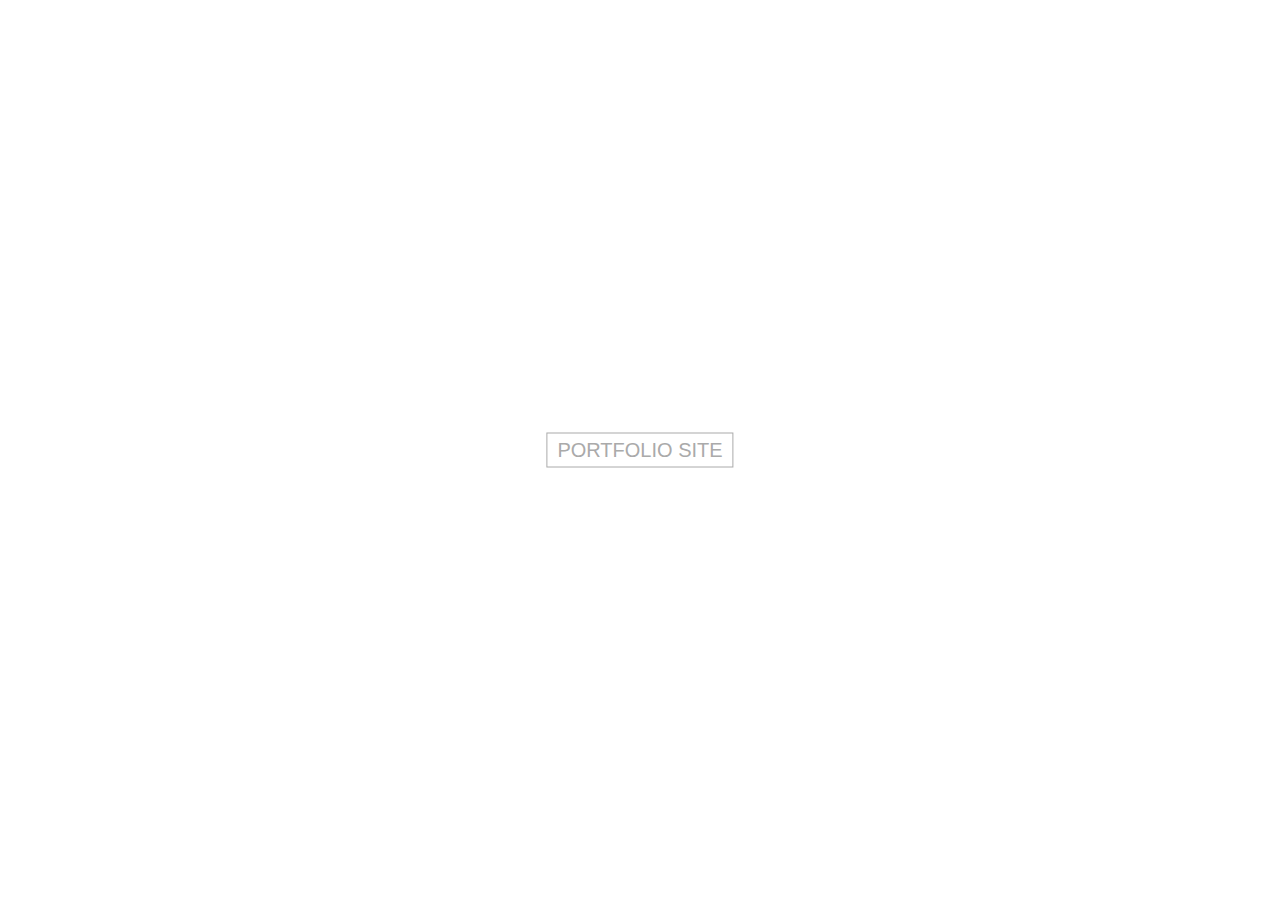
<file: index.html>
<!DOCTYPE html>
<html lang="en">
<head>
	<meta charset="UTF-8">
	<meta name="viewport" content="width=device-width, initial-scale=1.0, maximum-scale=1.0, user-scalable=0">
	<meta http-equiv="X-UA-Compatible" content="ie=edge">
	<link rel="stylesheet" href="style.css">
	<title>YOLO JIHWAN</title>
</head>
<body>
	<a href="portfolio/index.html" target="_blank" class="btn-portfolio">PORTFOLIO SITE</a>
</body>
</html>
</file>
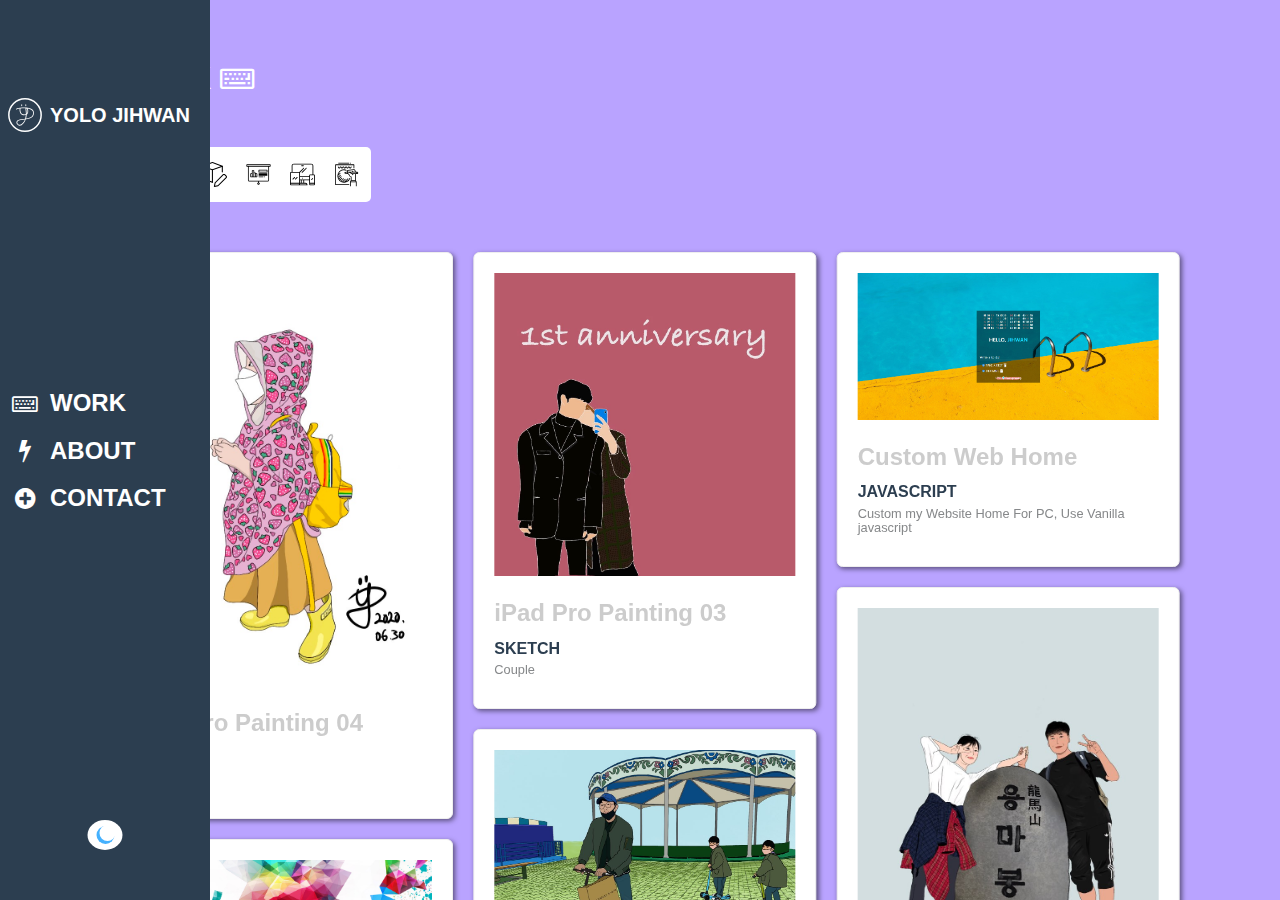
<file: portfolio/index.html>
<!DOCTYPE html>
<html lang="ko">
	<head>
		<meta charset="UTF-8">
		<meta name="viewport" content="width=device-width, initial-scale=1.0, maximum-scale=1.0, user-scalable=0">
		<meta http-equiv="X-UA-Compatible" content="ie=edge">
		<link rel="stylesheet" href="https://cdnjs.cloudflare.com/ajax/libs/font-awesome/4.3.0/css/font-awesome.css">
		<link rel="stylesheet" href="../css/isolde.css">
		<link rel="stylesheet" href="style.css">
		<title>YOLO JIHWAN Portfolio</title>
	</head>
	<body>
		<div id="target1">
			<div id="target2">
				<div id="target3">
					<nav class="navigation" id="navigation">
						<h1 class="logo">
							<a href="index.html">
								<img src="https://yolo-jihwan.github.io/branding/img/logo.svg" alt="logo">
								<span>YOLO JIHWAN</span>
							</a>
						</h1>
						<ul>
							<li>
								<a href="#target1">
									<i class="fa fa-keyboard-o"></i>
									<span>WORK</span>
								</a>
							</li>
							<li>
								<a href="#target2">
									<i class="fa fa-bolt"></i>
									<span>ABOUT</span>
								</a>
							</li>
							<li>
								<a href="#target3">
									<i class="fa fa-plus-circle"></i>
									<span>CONTACT</span>
								</a>
							</li>
						</ul>
						<div class="toggle-wrap mode">
							<input type="checkbox" id="modeToggle">
							<label for="modeToggle" class="toggle">
								<div class="circle"></div>
							</label>
						</div>
					</nav>
					<div class="page" id="page1">
						<div class="contents-wrap">
							<h2 class="title">
								WORK
								<i class="fa fa-keyboard-o"></i>
							</h2>
							<p></p>
							<div class="contents sortable">
								<div class="wrapper">
									<nav class="sort">
										<div class="active-bg"></div>
										<ul class="list">
											<li class="active" data-isolde-link="all">
												<img src="../img/globe.svg" alt="ico-all">
												<span>ALL</span>
											</li>
											<li data-isolde-link="modeling">
												<img src="../img/model.svg" alt="ico-modeling">
												<span>MODELING</span>
											</li>
											<li data-isolde-link="plan">
												<img src="../img/plan.svg" alt="ico-plan">
												<span>PLAN</span>
											</li>
											<li class="" data-isolde-link="it">
												<img src="../img/tablet.svg" alt="ico-it">
												<span>IT</span>
											</li>
											<li data-isolde-link="sketch">
												<img src="../img/drawing.svg" alt="ico-sketch">
												<span>SKETCH</span>
											</li>
										</ul>
									</nav>
									<div id="isolde" class="isolde-default">
										<div data-isolde-el="sketch">
											<a href="../portfolio/project-list/etc/painting/painting04.jpg" class="isolde__item" target="_blank">
												<img src="../portfolio/images/pj-painting04.jpg" alt="Painting04" class="item__picture">
												<div class="item__infos">
													<h2 class="item__title" data-text="iPad Pro Painting 04">iPad Pro Painting 04</h2>
													<h3 class="item__sort">SKETCH</h3>
													<p class="item__text">Baby</p>
												</div>
											</a>
										</div>
										<div data-isolde-el="sketch">
											<a href="../portfolio/project-list/etc/painting/painting03.jpg" class="isolde__item" target="_blank">
												<img src="../portfolio/images/pj-painting03.jpg" alt="Painting03" class="item__picture">
												<div class="item__infos">
													<h2 class="item__title" data-text="iPad Pro Painting 03">iPad Pro Painting 03</h2>
													<h3 class="item__sort">SKETCH</h3>
													<p class="item__text">Couple</p>
												</div>
											</a>
										</div>
										<div data-isolde-el="it">
											<a href="../portfolio/project-list/javascript/custom-web-home/index.html"
												class="isolde__item"
												target="_blank">
												<img src="../portfolio/images/pj_javascript01.jpg" alt="Custom Web Home" class="item__picture">
												<div class="item__infos">
													<h2 class="item__title" data-text="Custom Web Home">Custom Web Home</h2>
													<h3 class="item__sort">JAVASCRIPT</h3>
													<p class="item__text">Custom my Website Home For PC, Use Vanilla javascript</p>
												</div>
											</a>
										</div>
										<div data-isolde-el="plan">
											<a href="../portfolio/document/Samsung-Planning.pdf" class="isolde__item" target="_blank">
												<img src="../portfolio/images/pj-campus.jpg" alt="Painting01" class="item__picture">
												<div class="item__infos">
													<h2 class="item__title" data-text="Samsung Galaxy Tab S">Samsung Galaxy Tab S</h2>
													<h3 class="item__sort">PLANNING</h3>
													<p class="item__text">Samsung Galaxy TabS Campus Creator Planning paper</p>
												</div>
											</a>
										</div>
										<div data-isolde-el="sketch">
											<a href="../portfolio/project-list/etc/painting/painting01.jpg" class="isolde__item" target="_blank">
												<img src="../portfolio/images/pj-painting01.jpg" alt="Painting01" class="item__picture">
												<div class="item__infos">
													<h2 class="item__title" data-text="iPad Pro Painting 01">iPad Pro Painting 01</h2>
													<h3 class="item__sort">SKETCH</h3>
													<p class="item__text">Dad and Two Son</p>
												</div>
											</a>
										</div>
										<div data-isolde-el="sketch">
											<a href="../portfolio/project-list/etc/painting/painting02.jpg" class="isolde__item" target="_blank">
												<img src="../portfolio/images/pj-painting02.jpg" alt="Painting01" class="item__picture">
												<div class="item__infos">
													<h2 class="item__title" data-text="iPad Pro Painting 02">iPad Pro Painting 02</h2>
													<h3 class="item__sort">SKETCH</h3>
													<p class="item__text">Yongmasan summit</p>
												</div>
											</a>
										</div>
										<div data-isolde-el="it">
											<a href="#" class="isolde__item">
												<img src="../portfolio/images/pj-intranet.jpg" alt="flasystem intranet" class="item__picture">
												<div class="item__infos">
													<h2 class="item__title" data-text="Flower Intranet">Flower Intranet</h2>
													<h3 class="item__sort">PUBLISHING</h3>
													<p class="item__text">Flower Company Intranet</p>
												</div>
											</a>
										</div>
									</div>
								</div>
							</div>
							<p class="copyright">Copyright 2020. YOLO JIHWAN.
								<br class="next-sentence">
								All rights reserved.</p>
						</div>
					</div>
					<div class="page" id="page2">
						<div class="contents-wrap">
							<h2 class="title">
								ABOUT
								<i class="fa fa-bolt"></i>
							</h2>
							<div class="clear">
								<div class="signature">
									<p class="eng">I will design what I imagine as a reality.</p>
									<p class="kor">상상하는 것을 현실로 이루는 디자인을 하겠습니다.</p>
								</div>
								<div class="toggle-wrap lang">
									<input type="checkbox" id="langToggle">
									<label for="langToggle" class="toggle">
										<div class="circle"></div>
									</label>
								</div>
							</div>
							<div class="contents">
								<section class="parts personal">
									<h3>
										JIHWAN LEE
										<img src="../img/list-style.png" alt="ico-name" class="ico-name">
									</h3>
									<ul class="details">
										<li>1989.08.22</li>
										<li>
											<span class="eng">South Korea, Seoul</span>
											<span class="kor">대한민국, 서울</span>
										</li>
										<li>+82 10-2546-8095</li>
										<li>yolo.jihwan@kakao.com</li>
									</ul>
									<a href="../portfolio/document/resume.pdf" target="_blank" class="details">
										<span class="eng">GET RESUME</span>
										<span class="kor">이력서 다운</span>
										<i class="fa fa-paperclip"></i>
									</a>
								</section>
								<section class="parts education">
									<h3>EDUCATION</h3>
									<ul class="details">
										<li>
											<dl>
												<dt class="date">2014. 06</dt>
												<dd class="eng">
													Apple Authorized Training Final Cut Pro X & Motion5 Level1
													<a href="../portfolio/document/apple.pdf" target="_blank" class="award-img">
														<i class="fa fa-paperclip"></i>
													</a>
												</dd>
												<dd class="kor">
													애플 파이널 컷 프로 X, 모션5 레벨1 수료
													<a href="../portfolio/document/apple.pdf" target="_blank" class="award-img">
														<i class="fa fa-paperclip"></i>
													</a>
												</dd>
											</dl>
										</li>
										<li>
											<dl>
												<dt class="date">2015. 02</dt>
												<dd class="eng">Graduated from Dongmyeong University's Department of Journalism and Broadcasting</dd>
												<dd class="kor">동명대학교 신문방송학과 졸업</dd>
											</dl>
										</li>
										<li>
											<dl>
												<dt class="date">2016. 06</dt>
												<dd class="eng">Product Designer Specialist Training Completion</dd>
												<dd class="kor">제품디자이너 전문가 양성 수료</dd>
											</dl>
										</li>
										<li>
											<dl>
												<dt class="date">2017. 12</dt>
												<dd class="eng">SBS Academy Web Publishing Training Completion</dd>
												<dd class="kor">SBS 아카데미 웹퍼블리싱 교육 수료</dd>
											</dl>
										</li>
									</ul>
								</section>
							</div>
							<div class="contents">
								<section class="parts certificate">
									<h3>CERTIFICATE</h3>
									<ul class="details">
										<li>
											<span class="eng">
												Craftsman Computer Graphics Operation
												<a href="../portfolio/document/Qnet.jpg" target="_blank" class="certificate-img">
													<i class="fa fa-paperclip"></i>
												</a>
											</span>
											<span class="kor">
												컴퓨터 그래픽스 운용기능사
												<a href="../portfolio/document/Qnet.jpg" target="_blank" class="certificate-img">
													<i class="fa fa-paperclip"></i>
												</a>
											</span>
										</li>
										<li>
											<span class="eng">
												Craftsman Web Design
												<a href="../portfolio/document/Qnet.jpg" target="_blank" class="certificate-img">
													<i class="fa fa-paperclip"></i>
												</a>
											</span>
											<span class="kor">
												웹디자인 기능사
												<a href="../portfolio/document/Qnet.jpg" target="_blank" class="certificate-img">
													<i class="fa fa-paperclip"></i>
												</a>
											</span>
										</li>
										<li>
											<span class="eng">
												Auto CAD First Rate
												<a href="../portfolio/document/atc.jpg" target="_blank" class="certificate-img">
													<i class="fa fa-paperclip"></i>
												</a>
											</span>
											<span class="kor">
												오토캐드 1급
												<a href="../portfolio/document/atc.jpg" target="_blank" class="certificate-img">
													<i class="fa fa-paperclip"></i>
												</a>
											</span>
										</li>
									</ul>
								</section>
								<section class="parts award">
									<h3>AWARD</h3>
									<ul class="details">
										<li>
											<span class="eng">Samsung Electronics Galaxy Tab Campus Creator Grand Prize</span>
											<span class="kor">삼성전자 갤럭시탭 캠퍼스 크리에이터 최우수상</span>
											<a href="../portfolio/document/SamsungGalaxy.pdf" target="_blank" class="award-img">
												<i class="fa fa-paperclip"></i>
											</a>
										</li>
										<li>
											<span class="eng">Busan, Ulsan, Gyeongnam Viewer's Participation Broadcasting Grand Prize</span>
											<span class="kor">부울경 시청자 참여방송 대상</span>
											<a href="../portfolio/document/Artroad.pdf" target="_blank" class="award-img">
												<i class="fa fa-paperclip"></i>
											</a>
										</li>
									</ul>
								</section>
							</div>
							<div class="contents">
								<section class="parts career">
									<h3>CAREER</h3>
									<ul class="details">
										<li>
											<dl>
												<dt class="date">
													2018. 09
													<div>
														<span>~ 2020.07</span>
													</div>
												</dt>
												<dd class="eng">Flasystem IT Department Join (Web Publisher)</dd>
												<dd class="kor">플라시스템 IT개발부 입사 (웹퍼블리셔)</dd>
											</dl>
										</li>
									</ul>
								</section>
								<section class="parts skill">
									<h3>SKILL</h3>
									<ul class="list">
										<li>
											<img src="../portfolio/images/skill-rhino.png" alt="rhino3d" class="skill-img">
										</li>
										<li>
											<img src="../portfolio/images/skill-cad.png" alt="cad" class="skill-img">
										</li>
										<li>
											<img src="../portfolio/images/skill-sketch.png" alt="rhino3d" class="skill-img">
										</li>
										<li>
											<img src="../portfolio/images/skill-photo.png" alt="rhino3d" class="skill-img">
										</li>
										<li>
											<img src="../portfolio/images/skill-illust.png" alt="rhino3d" class="skill-img">
										</li>
										<li>
											<img src="../portfolio/images/skill-final.png" alt="rhino3d" class="skill-img">
										</li>
										<li>
											<img src="../portfolio/images/skill-motion.png" alt="rhino3d" class="skill-img">
										</li>
										<li>
											<img src="../portfolio/images/skill-illust.png" alt="rhino3d" class="skill-img">
										</li>
									</ul>
								</section>
							</div>
							<div class="contents">
								<section class="parts">
									<h3></h3>
									<ul class="details">
										<li></li>
									</ul>
								</section>
							</div>
							<p class="copyright">Copyright 2020. YOLO JIHWAN.
								<br class="next-sentence">
								All rights reserved.</p>
						</div>
					</div>
					<div class="page" id="page3">
						<div class="contents-wrap">
							<h2 class="title">
								CONTACT
								<i class="fa fa-plus-circle"></i>
							</h2>
							<div class="contents">
								<ul class="sns">
									<li>
										<a href="https://github.com/YOLO-JIHWAN/branding" target="_blank">
											<img src="https://yolo-jihwan.github.io/branding/img/github.svg" alt="github">
											<span>Github</span>
										</a>
									</li>
									<li>
										<a href="https://codepen.io/YOLO-JIHWAN" target="_blank">
											<img src="https://yolo-jihwan.github.io/branding/img/codepen.svg" alt="codepen">
											<span>Codepen</span>
										</a>
									</li>
									<li>
										<a href="https://open.kakao.com/o/sfkcv0Bb" target="_blank">
											<img src="https://yolo-jihwan.github.io/branding/img/kakao.svg" alt="kakao">
											<span>Kakao</span>
										</a>
									</li>
									<li>
										<a href="https://yolo-jihwan.tistory.com/" target="_blank">
											<img src="https://yolo-jihwan.github.io/branding/img/tistory.svg" alt="tistory">
											<span>Tistory</span>
										</a>
									</li>
									<li>
										<a href="https://www.instagram.com/leezakaya_/?hl=ko" target="_blank">
											<img
												src="https://yolo-jihwan.github.io/branding/img/instagram.svg"
												alt="instagram">
											<span>Instagram</span>
										</a>
									</li>
								</ul>
								<div class="direct">
									<p>
										<strong class="sort">E-mail</strong>
										<input type="text" value="yolo.jihwan@kakao.com" id="copyEmail" readonly="readonly" onfocus="this.blur()">
										<button type="button" class="copy-email">복사하기</button>
									</p>
									<p>
										<strong class="sort">Phone</strong>
										<input type="text" value="+82 10-2546-8095" id="copyPhone" readonly="readonly" onfocus="this.blur()">
										<a href="tel:+8210-2546-8095" class="call">전화걸기</a>
									</p>
								</div>
							</div>
						</div>
					</div>
				</div>
			</div>
		</div>
		<!--
		<p class="copyright">Copyright 2020. YOLO JIHWAN.
			<br class="next-sentence">
			All rights reserved.</p>
			-->
		<script src="https://code.jquery.com/jquery-3.4.1.slim.min.js" integrity="sha384-J6qa4849blE2+poT4WnyKhv5vZF5SrPo0iEjwBvKU7imGFAV0wwj1yYfoRSJoZ+n" crossorigin="anonymous"></script>
		<script src="js/vanilla.js"></script>
		<script src="js/plug-in-jqeury.js"></script>
		<script type="module">
			import isolde from '../javascripts/isolde.js';
			const isoldejs = new isolde();
		</script>
	</body>
</html>
</file>
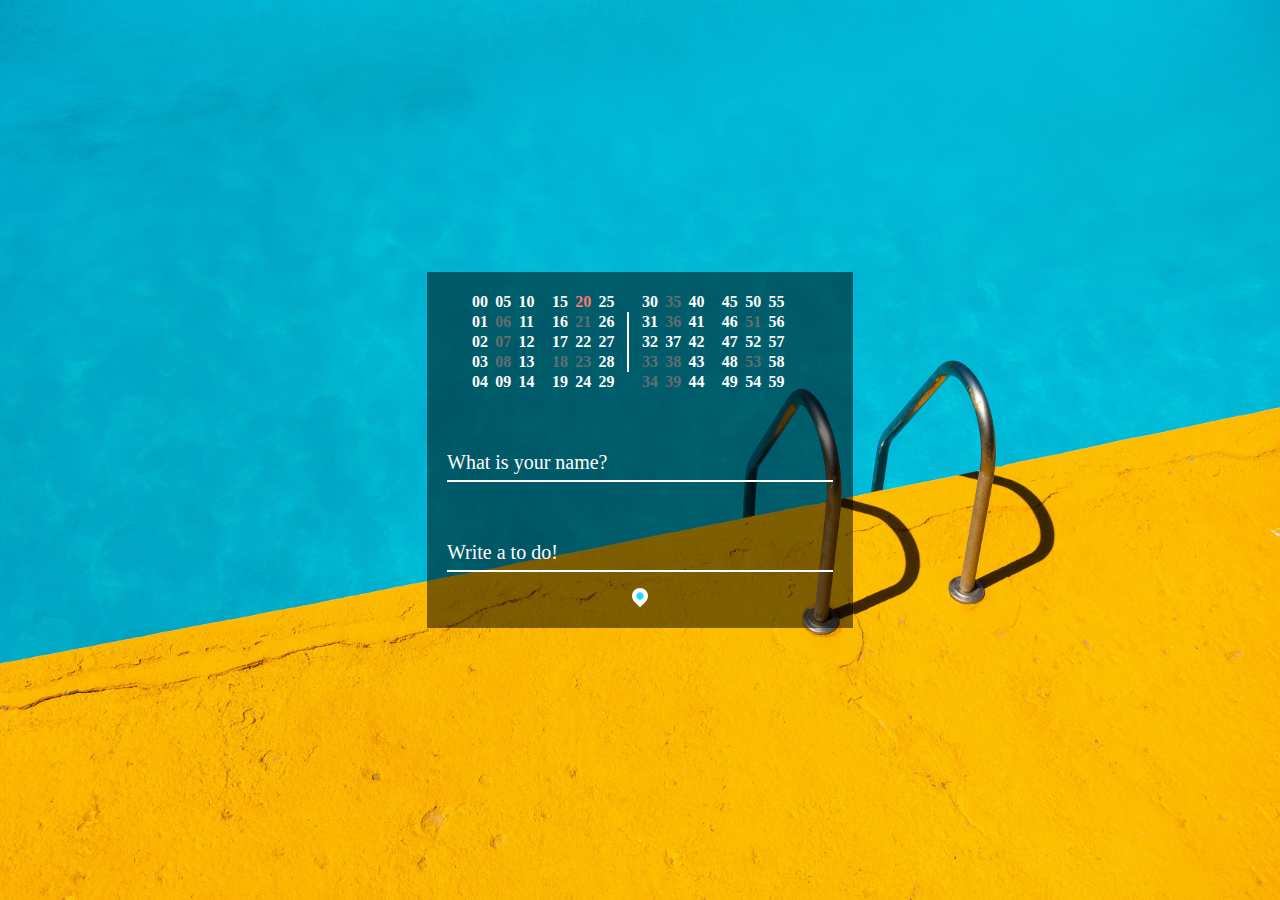
<file: portfolio/project-list/javascript/custom-web-home/index.html>
<!DOCTYPE html>
<html lang="ko">
<head>
    <meta charset="UTF-8">
    <meta name="viewport" content="width=device-width, initial-scale=1.0, maximum-scale=1.0, user-scalable=0">
    <title>Custom Web Home</title>
    <link rel="stylesheet" href="style.css">
</head>
<body>
    <div class="custom-wrap">
        <!--
        <div class="js-clock">
            <p><strong>00:00:00</strong><span>AM</span></p>
        </div>
        -->
        <div class="clock">
            <div class="block" data-num="0"></div>
            <div class="block" data-num="1"></div>
            <div class="block" data-num="2"></div>
            <div class="block" data-num="3"></div>
            <div class="block" data-num="4"></div>
            <div class="block" data-num="5"></div>
            <div class="block" data-num="6"></div>
            <div class="block" data-num="7"></div>
            <div class="block" data-num="8"></div>
            <div class="block" data-num="9"></div>
            <div class="block" data-num="10"></div>
            <div class="block" data-num="11"></div>
            <div class="block" data-num="12"></div>
            <div class="block" data-num="13"></div>
            <div class="block" data-num="14"></div>
            <div class="block" data-num="15"></div>
            <div class="block" data-num="16"></div>
            <div class="block" data-num="17"></div>
            <div class="block" data-num="18"></div>
            <div class="block" data-num="19"></div>
            <div class="block" data-num="20"></div>
            <div class="block" data-num="21"></div>
            <div class="block" data-num="22"></div>
            <div class="block" data-num="23"></div>
            <div class="block" data-num="24"></div>
            <div class="block" data-num="25"></div>
            <div class="block" data-num="26"></div>
            <div class="block" data-num="27"></div>
            <div class="block" data-num="28"></div>
            <div class="block" data-num="29"></div>
            <div class="block" data-num="30"></div>
            <div class="block" data-num="31"></div>
            <div class="block" data-num="32"></div>
            <div class="block" data-num="33"></div>
            <div class="block" data-num="34"></div>
            <div class="block" data-num="35"></div>
            <div class="block" data-num="36"></div>
            <div class="block" data-num="37"></div>
            <div class="block" data-num="38"></div>
            <div class="block" data-num="39"></div>
            <div class="block" data-num="40"></div>
            <div class="block" data-num="41"></div>
            <div class="block" data-num="42"></div>
            <div class="block" data-num="43"></div>
            <div class="block" data-num="44"></div>
            <div class="block" data-num="45"></div>
            <div class="block" data-num="46"></div>
            <div class="block" data-num="47"></div>
            <div class="block" data-num="48"></div>
            <div class="block" data-num="49"></div>
            <div class="block" data-num="50"></div>
            <div class="block" data-num="51"></div>
            <div class="block" data-num="52"></div>
            <div class="block" data-num="53"></div>
            <div class="block" data-num="54"></div>
            <div class="block" data-num="55"></div>
            <div class="block" data-num="56"></div>
            <div class="block" data-num="57"></div>
            <div class="block" data-num="58"></div>
            <div class="block" data-num="59"></div>
            <div class="divider"></div>
        </div>
        <form class="js-form form">
            <input type="text" name="name" id="name" class="name-input" placeholder="What is your name?">
            <label for="name" class="name-label">What is your name?</label>
        </form>
        <h4 class="js-greetings greetings">HELLO,<span class="user-name"></span></h4>
        <form action="" class="js-toDoForm">
            <input type="text" name="todo" id="todo" class="todo-input" placeholder="Write a to do!">
            <label for="todo" class="todo-label">Write a to do!</label>
        </form>
        <ul class="js-toDoList"></ul>
        <span class="js-weather"><span class="temper"></span> <i class="ico-location"></i><span class="local"></span></span>
    </div>
    <script src="common.js"></script>
</body>
</html>
</file>
<file: css/isolde.css>
.wrapper {
  padding:0
}
.isolde__item {
  display:flex;
  flex-direction:column;
  padding:20px;
  position:relative;
  background:#fff;
  border-radius:6px;
  border:1px solid #eee;
  box-shadow: 2px 2px 5px rgba(0,0,0,0.5);
  transition:box-shadow .2s ease-in-out;
  transition-duration:.5s
}
.item__picture {
  display:block;
  width:100%;
  height:auto;
}
.item__infos {
  padding:20px;
  padding-left:0;
  padding-bottom:10px;
  background:#fff;
  border-bottom-left-radius:6px;
  border-bottom-right-radius:6px;
  transition-duration:.5s
}
.item__title {
  position:relative;
  margin:0 0 10px;
  font-size:1.5rem;
  font-weight:600;
  line-height:1.4;
  color:#ccc;
  white-space:nowrap;
}
.item__title::after {
  content:attr(data-text);
  position:absolute;
  top:0;
  left:0;
  color:rgb(185, 163, 255);
  display:block;
  width:0;
  overflow:hidden;
  transition:.5s cubic-bezier(1, -0.04, 0, 1.16) width;
  white-space:nowrap;
}
.isolde__item:hover .item__title::after{
  width:100%
}
.item__sort {
  font-size:1rem;
  font-weight:600;
  color:rgb(44, 62, 80)
}
.item__text {
  margin:0;
  margin-top:5px;
  font-size:0.8rem;
  font-weight:300;
  color:#86888a
}
.sortable__nav {
  display:inline-flex;
  position:relative;
  overflow:hidden;
  background:#fff;
  padding:0 20px;
  margin-bottom:20px;
  border-radius:40px;
  box-shadow: 2px 2px 5px rgba(0,0,0,0.5)
}
.nav__link {
  position:relative;
  padding:20px;
  margin:0 6px;
  font-weight:400;
  transition:.3s;
  color:#ccc
}
.nav__link:hover {
  text-decoration:none
}
.nav__link::before {
  content:"";
  position:absolute;
  bottom:-6px;
  left:0;
  width:100%;
  height:5px;
  background:#aaa;
  border-radius:8px 8px 0 0;
  opacity:0;
  transition:.3s
}
.nav__link:not(.active):hover {
  color:#aaa
}
.nav__link:not(.active):hover::before {
  opacity:1;
  bottom:0
}
.link-indicator {
  position:absolute;
  left:0;
  bottom:0;
  height:5px;
  transition:.4s;
  border-radius:8px 8px 0 0;
  z-index:1
}
.isolde-default{
  position: relative;
  padding: 0;
  margin: 0;
  opacity: 0;
  transition: height .2s ease-out, opacity .2s ease-out .2s;
}
[data-isolde-el]{
  opacity: 0;
  position: absolute;
  top: 0;
  left: 0;
  transition: transform .2s ease-out;
}

@media all and (max-width:480px) {
  .item__title {font-size:1rem}
  .item__sort {font-size:.75rem}
  .item__text {font-size:.65rem}
}

@media all and (max-width:350px) {
  .item__title {font-size:0.75rem}
  .item__sort {font-size:.65rem}
  .item__text {font-size:.55rem}
}
</file>
<file: portfolio/project-list/javascript/custom-web-home/style.css>
body {padding:0; margin:0; position:relative; width:100%; height:100vh; background:#353b48}
.custom-wrap {position:absolute; top:50%; left:50%; transform:translate(-50%, -50%); padding:20px; background:rgba(0, 0, 0, 0.5); color:#000; text-align:center; transition:.4s; }
p {font-size:120px}
p span {font-size:40px}

/* user name */
.js-form {display:none; position:relative; padding:15px 0 0; margin:25px 0; width:100%}
.user-name, .js-greetings {color:#fff; font-size:32px; font-weight:800; text-transform:uppercase}
.user-name {margin-left:10px; color:#fff}
.js-greetings {display:none}
.showing {display:inline-block}
.js-form .name-input {padding:7px 0; width:100%; border:none; border-bottom:2px solid #fff; outline:0; color:#fff; transition:border-color 0.2s; background:transparent; font-size:30px; text-transform:uppercase}
.name-input::placeholder {color:transparent; font-size:100%}
.name-input:placeholder-shown ~ .name-label {cursor:text; top:34px}
.name-label {position:absolute; top:0; display:block; transition:0.2s; color:#fff; font-size:20px; font-weight:400}
.name-input:focus {padding-bottom:6px; border-width:3px; border-image:linear-gradient(to right, #f78fb3, #18dcff); border-image-slice:1}
.name-input:focus ~ .name-label {position:absolute; top:-4px; display:block; transition:0.2s; color:#f78fb3; font-size:16px; font-weight:800}
.name-input:required, .name-input:invalid {box-shadow:none}

/* todo list */
.js-toDoForm {position:relative; padding:15px 0 0; width:100%}
.js-toDoForm .todo-input {padding:7px 0; width:100%; border:none; border-bottom:2px solid #fff; outline:0; color:#fff; transition:border-color 0.2s; background:transparent; font-size:30px; text-transform:uppercase}
.todo-input::placeholder {color:transparent}
.todo-input:placeholder-shown ~ .todo-label {cursor:text; top:34px}
.todo-label {position:absolute; top:0; display:block; transition:0.2s; color:#fff; font-size:20px; font-weight:400}
.todo-input:focus {padding-bottom:6px; border-width:3px; border-image:linear-gradient(to right, #f78fb3, #18dcff); border-image-slice:1}
.todo-input:focus ~ .todo-label {position:absolute; top:-4px; display:block; transition:0.2s; color:#f78fb3; font-size:16px; font-weight:800}
.todo-input:required, .todo-input:invalid {box-shadow:none}
.js-toDoList li {position:relative; padding:7px 0; text-transform:uppercase; color:#fff; text-align:left; list-style:none}
.js-toDoList li::before {content:""; display:block; position:absolute; top:50%; left:-25px; width:18px; height:18px; transform:translate(0, -50%); background:url("https://yolo-jihwan.github.io/branding/portfolio/project-list/javascript/custom-web-home/images/list-style.png") no-repeat center}
.js-toDoList li::after {content:""; display:block; clear:both}
.js-toDoList li span {float:left}
.js-toDoList li span:not(.del-btn) {margin-right:3px; line-height:1.25rem; font-size:18px}
.js-toDoList li .del-btn {display:inline-block; position:relative; margin-left:2px; width:22px; height:22px; background:transparent; cursor:pointer}
.js-toDoList li .del-btn div {display:inline-block; position:relative; background:#fff}
.js-toDoList li .del-btn div.del-cover {top:-13px; left:0; width:21px; height:2px; border-radius:2px 2px 0 0; transform:translate(0, 0)}
.js-toDoList li .del-btn div.del-cover::before {content:""; position:absolute; top:-1px; left:30%; width:8px; height:2px; background:#fff; border-radius:2px 2px 0 0}
.js-toDoList li .del-btn:hover div.del-cover {animation:cover 1s}
.js-toDoList li .del-btn:hover div {background:#f24848}
.js-toDoList li .del-btn:hover div.del-cover::before {background:#f24848}
.js-toDoList li .del-btn div.del-body {top:-16px; left:2px; width:17px; height:16px; border-radius:0 0 2px 2px}
.js-toDoList li .del-btn div.del-body::before {content:""; position:absolute; top:2px; left:2px; width:2px; height:12px; background:#000; border-radius:0 0 0 3px}
.js-toDoList li .del-btn:hover div.del-body::before {background:#fff}

@keyframes cover {
    0% {
        top:-13px;
        transform:rotate(0deg);
    }
    20% {
        top:-18px;
        transform:rotate(0deg);
    }
    30% {
        top:-18px;
        transform:rotate(-8deg);
    }
    40% {
        top:-18px;
        transform:rotate(20deg);
    }
    50% {
        top:-18px;
        transform:rotate(-8deg);
    }
    60% {
        top:-18px;
        transform:rotate(0deg);
    }
    80% {
        top:-13px;
        transform:rotate(0deg);
    }
}

/* background */
.bgImage {position:absolute; top:0; left:0; width:100vw; height:100vh; z-index:-1; animation:fadeIn .5s linear}
@keyframes fadeIn {
    from {
        opacity:0;
    }
    to {
        opacity:1;
    }
}

/* weather */
.js-weather {color:#fff; font-weight:800}
.ico-location {position:relative; display:inline-block; margin:0 4px; width:8px; height:8px; border:4px solid #fff; background:#fff; transform:rotate(45deg); border-radius:100% 100% 0 100%}
.ico-location::after {content:""; display:block; position:absolute; top:50%; left:50%; width:7px; height:7px; border-radius:100%; background:#18dcff; transform:translate(-50%, -50%)}

/* clock */
.clock {position:relative; display:flex; flex-flow:column wrap; margin-left:21.25px; width:280px; height:100px}
.block {width:calc(100% / 12); height:20%; color:#636e72; transition:.4s; font-weight:600}
.block:not(:nth-child(N+16)):nth-child(n+11), .block:not(:nth-child(n+46)):nth-child(n+41) {margin-right:10px}
.block:not(:nth-child(n+31)):nth-child(n+26) {margin-right:20px}
.block::before {content:attr(data-num); position:relative; display:block; font-size:16px; width:100%; height:100%; line-height:20px; text-align:center}
.block:nth-child(-n+10)::before {content:"0" attr(data-num)}
.block.active::before {color:#fff}
.block.second::before {color:#ff7675}
.divider {position:absolute; top:20%; left:calc(50% + 19px); width:2px; height:60%; background:#fff}
</file>
<file: style.css>
@import "resets/normalize.css";
@import "resets/custom-reset.css";

/*** Typography ***/
html {}
body {}
.btn-portfolio {position:absolute; left:50%; top:50%; transform:translate(-50%, -50%); padding:5px 10px; border:1px solid #aaa; color:#aaa; font-size:1.25rem; font-family:'Noto Sans KR', sans-serif; transition:all .5s}
.btn-portfolio:hover {background:#222; color:#fff; border-color:#222}
</file>
<file: portfolio/style.css>
@import url("../resets/normalize.css");
@import url("../resets/custom-reset.css");

/*** Typography ***/
html {font-size:16px; scroll-behavior:smooth}
body {font-size:inherit; font-family:'Noto Sans KR', sans-serif; font-weight:400; line-height:inherit; color:#121214; background:#fff}

/*** color ***/
/* gold #ffd700 *//* pink #ffc0cb #f5a6bc *//* black #222 #121214 */ /* ivory #ece6cc */ /* green #2ecc71 */ /* navy #12295b */ /* orange #f08400 */ /* red #d40718 */

/*** common ***/
table caption {display:none}
form legend {display:none}
.clear::after {content:""; display:block; clear:both}
.ir {text-indent:-9999px}

/* horizon scroll */
.horizon-scroll {position:fixed; top:0; left:260px; height:4px; background:#2ecc71; -moz-transition:width 0.1s ease; -ms-transition:width 0.1s ease; transition:width 0.1s ease}
/* scroll top */
.scroll-top {position:fixed; right:30px; bottom:30px; display:none}
.scroll-top button {width:20px; height:20px; border:1px solid #121214; border-width:1px 1px 0 0; transform:rotate(-45deg); outline:0; transition:.5s}
.scroll-top:hover button {transform:rotate(315deg)}

@font-face {
  font-family:'Titillium Web';
  font-style:normal;
  font-weight:300;
  src:local('Titillium WebLight'), local('TitilliumWeb-Light'), url(http://themes.googleusercontent.com/static/fonts/titilliumweb/v2/anMUvcNT0H1YN4FII8wpr24bNCNEoFTpS2BTjF6FB5E.woff) format('woff');
}

html, body {position:relative}
html, body, .page {width:100%; height:100%; margin:0; padding:0; transition:all .6s cubic-bezier(.5, .2, .2, 1.1); color:#fff; overflow-x:hidden}
br.next-sentence {display:none}
@media all and (max-width:1080px) {
  br.next-sentence {display:block}
}
/* iPhone Touch Highlight */
a {-webkit-tap-highlight-color:transparent}

/* navigation */
#navigation {position:fixed; top:0; left:0; bottom:0; overflow:hidden; width:50px; height:100%; background:transparent; z-index:99; transition:all .6s cubic-bezier(.5, .2, .2, 1.1);}

.navigation > h1.logo {position:absolute; top:10%; left:0}
.navigation > h1.logo > a {display:table}
.navigation > h1.logo > a > * {display:table-cell; vertical-align:middle; text-align:center}
.navigation > h1.logo > a > img {padding:8px; width:50px}
.navigation > h1.logo > a > span {min-width:160px; text-align:left; font-size:1.25rem; font-weight:800}
.navigation > ul {position:absolute; top:50%; left:0; transform:translate(0, -50%)}
.navigation > ul > li {display:block; min-width:250px}
.navigation > ul > li > a {display:table; padding:10px 0; transition:all .5s linear}
.navigation > ul > li > a > * {display:table-cell; vertical-align:middle; text-align:center; font-size:1.5rem}
.navigation > ul > li > a > i {width:50px}
.navigation > ul > li > a > span {min-width:120px; font-weight:700; text-align:left}
.navigation .toggle-wrap.mode {position:absolute; left:50%; bottom:50px; transform:translate(-50%,0); cursor:pointer}
.navigation .toggle-wrap.mode input {display:none}
.navigation .toggle-wrap.mode label.toggle {display:block; width:35px; height:30px; background:#fff; border-radius:50%; transition:all .4s ease-out}
.navigation .toggle-wrap.mode .toggle .circle {position:absolute; top:50%; left:50%; width:18px; height:18px; transform:translate(-50%, -50%); background:RGB(69,177,254); border-radius:50%}/*#45b1fe*/
.navigation .toggle-wrap.mode .toggle .circle::before {content:""; display:block; position:absolute; top:-5%; left:20%; width:16px; height:16px; border-radius:50%; background:#fff; transition:all .4s ease-out}
.navigation .toggle-wrap.mode #modeToggle:checked + label.toggle {background:#222}
#navigation.hover {width:210px; transition:all .6s cubic-bezier(.5, .2, .2, 1.1); background:rgb(44, 62, 80)}
.navigation .toggle-wrap.mode #modeToggle:checked + label.toggle .circle::before {display:none}
.navigation .toggle-wrap.mode #modeToggle:checked + label.toggle .circle {background:#FFE067; box-shadow:0px 0px 10px #ffc41d;}
/* Navigation hover Only Pc */
@media all and (min-width:1280px) {
  #navigation:hover {width:210px; transition:all .6s cubic-bezier(.5, .2, .2, 1.1); background:rgb(44, 62, 80)} /* #2c3e50 */
  .navigation > ul > li:hover,
  .navigation > ul > li:active,
  .navigation > ul > li:focus {background:rgb(243, 236, 208)} /* #f3ecd0 */
  .navigation > ul > li:hover > a,
  .navigation > ul > li:active > a,
  .navigation > ul > li:focus > a {color:rgb(44, 62, 80)}
}
/* page */
.page {position:absolute; padding:60px}
#page1 {left:0; padding-left:110px; background:rgb(185, 163, 255)} /* #B9A3FF */
#page2 {background:rgb(153, 192, 241)} /* #99C0F1 */
#page3 {background:rgb(153, 241, 158)} /* #99f19e */
#page2, #page3 {left:200%}
#target2:target #page2, #target3:target #page3 {transform:translateX(calc(-200% + 50px))}
#target2:target .navigation, #target3:target .navigation {background:rgb(44, 62, 80)}
.page .contents-wrap h2.title {margin-bottom:50px; font-size:2rem; font-weight:800}

/* Page for Only Pc */
@media all and (max-width:720px) {
  .page {padding:0 !important}
  .contents-wrap {position:absolute; top:60px; left:calc(50% + 15px); width:60%; transform:translate(-50%, 0)}
  .page .contents-wrap h2.title {margin-bottom:20px}
  #target2:target #page2, #target3:target #page3 {transform:translateX(calc(-200%))}
}

/*** work ***/
#page1 .contents {display:flex; justify-content:left; align-items:center}
#page1 .contents nav {position:relative; display:inline-block; padding:10px 5px; background:#fff; color:#222; font-weight:600; border-radius:5px} 
#page1 .contents nav ul {position:relative; display:flex; flex-direction:row}
#page1 .contents nav ul li {display:flex; flex-direction:row; align-items:center; padding:5px 7px; margin-left:5px; border-radius:20px; cursor:pointer; vertical-align:middle}
#page1 .contents nav ul li:first-child {margin:0}
#page1 .contents nav ul li span {display:none; margin-left:5px; line-height:25px}
#page1 .contents nav ul li img {width:25px; height:25px}
#page1 .contents nav ul li.active span {display:block}
#page1 .contents nav .active-bg {position:absolute; top:50%; left:5px; transform:translate(0, -50%); height:35px; border-radius:20px; background:rgb(185, 163, 255); transition:transform .5s cubic-bezier(.5, .2, .2, 1.1)}
/* work sort */
#page1 .wrapper {width:100%}
#page1 #isolde {margin-top:50px}

/*** about ***/
#page2 .contents {display:flex; flex-direction:row; flex-flow:wrap; position:relative}
#page2 section.parts {flex-basis:45%;}
#page2 .signature {float:left; line-height:30px}
#page2 .signature .eng, #page2 .signature .kor {font-size:1.5rem; transition:all .5s ease-out}
#page2 .signature .eng {display:none}
#page2 .parts h3 {margin:30px 0 10px 0; font-weight:600; font-size:1.35rem}
#page2 .parts h3 img.ico-name {vertical-align:middle}
#page2 .parts ul.details {margin-top:1%}
#page2 .parts li dl {margin:0}
#page2 .parts li dl:after {content:""; display:block; clear:both}
#page2 .parts li dl dt {float:left}
#page2 .parts li dl dt {width:80px; font-weight:600}
#page2 .parts li dl dd {width:80%}
#page2 .parts .details li {position:relative; line-height:1.5rem}
#page2 .parts .details .date {display:inline-block; width:80px}
#page2 .parts .details .kor, #page2 .parts .details .eng {display:inline-block; transition:all 1s ease-out}
#page2 .parts .details .eng {display:none}
#page2 .toggle-wrap {position:relative; float:right; padding-right:100px}
#page2 .toggle-wrap.lang label.toggle {display:inline-block; position:relative; width:60px; height:30px; border-radius:15px; cursor:pointer; background:rgb(44, 62, 80); transition:all .3s ease-out}
#page2 .toggle-wrap .circle {position:absolute; top:3px; left:3px; width:25px; height:25px; border-radius:50%; background-image:url("../img/korea.svg"); transition:all .3s ease-out}
#page2 #langToggle {display:none}
#page2 #langToggle:checked + label .circle {left:32px; transform:rotate(360deg); background-image:url("../img/america.svg")}
@media all and (max-width:1080px) {
  #page2 section.parts {flex-basis:100%}
  #page2 .toggle-wrap {padding-right:50px}
}
@media all and (max-width:720px) {
  #page2 .parts .details span.date {display:block}
  #page2 .parts li dl dt {margin-top:10px}
  #page2 .parts li dl dt.ir {display:none}
  #page2 .parts li dl dd {width:100%}
  #page2 .toggle-wrap {right:0; padding-right:0}
}
@media all and (max-width:480px) {
  #page2 .toggle-wrap {right:-30px; padding-right:0}
}
/* contact */
#page3 .contents > ul.sns > li {display:inline-block; padding:5px; margin:0 5px; max-width:35px; max-height:35px; border-radius:2px; background:rgb(185, 163, 255); transition:all .5s cubic-bezier(0.68, -0.55, 0.265, 1.55)}
#page3 .contents > ul.sns > li:first-child {margin-left:0}
#page3 .contents > ul.sns > li:hover {background:rgb(44, 62, 80)}
#page3 .contents > ul.sns > li > a {position:relative; display:block; text-align:center}
#page3 .contents > ul.sns > li > a > img {width:100%}
#page3 .contents > ul.sns > li > a > span {position:absolute; left:50%; bottom:0; padding:5px 7px; border-radius:2px; background:#fff; color:#333; transition:all .5s cubic-bezier(0.68, -0.55, 0.265, 1.55); opacity:0; transform:translate(-50%, 0); z-index:-1;}
#page3 .contents > ul.sns > li > a > span::before {content:""; position:absolute; bottom:-5px; left:50%; width:0; height:0; border-left:5px solid transparent; border-right:5px solid transparent; border-top:5px solid #fff; transform:translate(-50%, 0); z-index:-1}
#page3 .contents > ul.sns > li:hover span {bottom:45px; opacity:1; z-index:1}
#page3 .contents > .direct {padding-top:30px}
#page3 .contents > .direct > p {margin-top:15px}
#page3 .contents > .direct strong {font-size:1.35rem}
#page3 .contents > .direct input {box-sizing:border-box; border:none; background:transparent; color:#fff; text-align:left; font-size:1.2rem; font-weight:400}
#page3 .contents > .direct button,
#page3 .contents > .direct a {display:inline-block; padding:0; width:80px; height:30px; border-radius:5px; background:rgb(185, 163, 255); text-align:center; line-height:30px; transition:all .5s linear}
#page3 .contents > .direct button:active {border:none; outline:none}
#page3 .contents > .direct button:hover,
#page3 .contents > .direct button:active,
#page3 .contents > .direct button:focus,
#page3 .contents > .direct a:hover,
#page3 .contents > .direct a:active,
#page3 .contents > .direct a:focus {background:rgb(44, 62, 80)}
/* Mobile */
@media all and (max-width:720px) {
  #page3 .contents > ul.sns > li {width:30px; height:30px; margin:0}
  #page3 .contents > .direct strong {display:block}
  #page3 .contents > .direct p:last-child strong {margin-top:15px}
}
@media all and (max-width:640px) {
  #page3 .contents > .direct button,
  #page3 .contents > .direct a {margin-top:5px}
}

/* copyright */
.copyright {display:none; position:fixed; left:110px; bottom:50px; width:100%; font-weight:500; text-align:left}
@media all and (max-width:1080px) {
  .copyright {left:calc(50% + 20px); width:75%; transform:translateX(-50%); line-height:1.5rem; text-align:center}
}
.parts.skill .list li {display:inline-block; width:40px; height:40px}
.skill-img {width:100%; height:100%}
</file>
